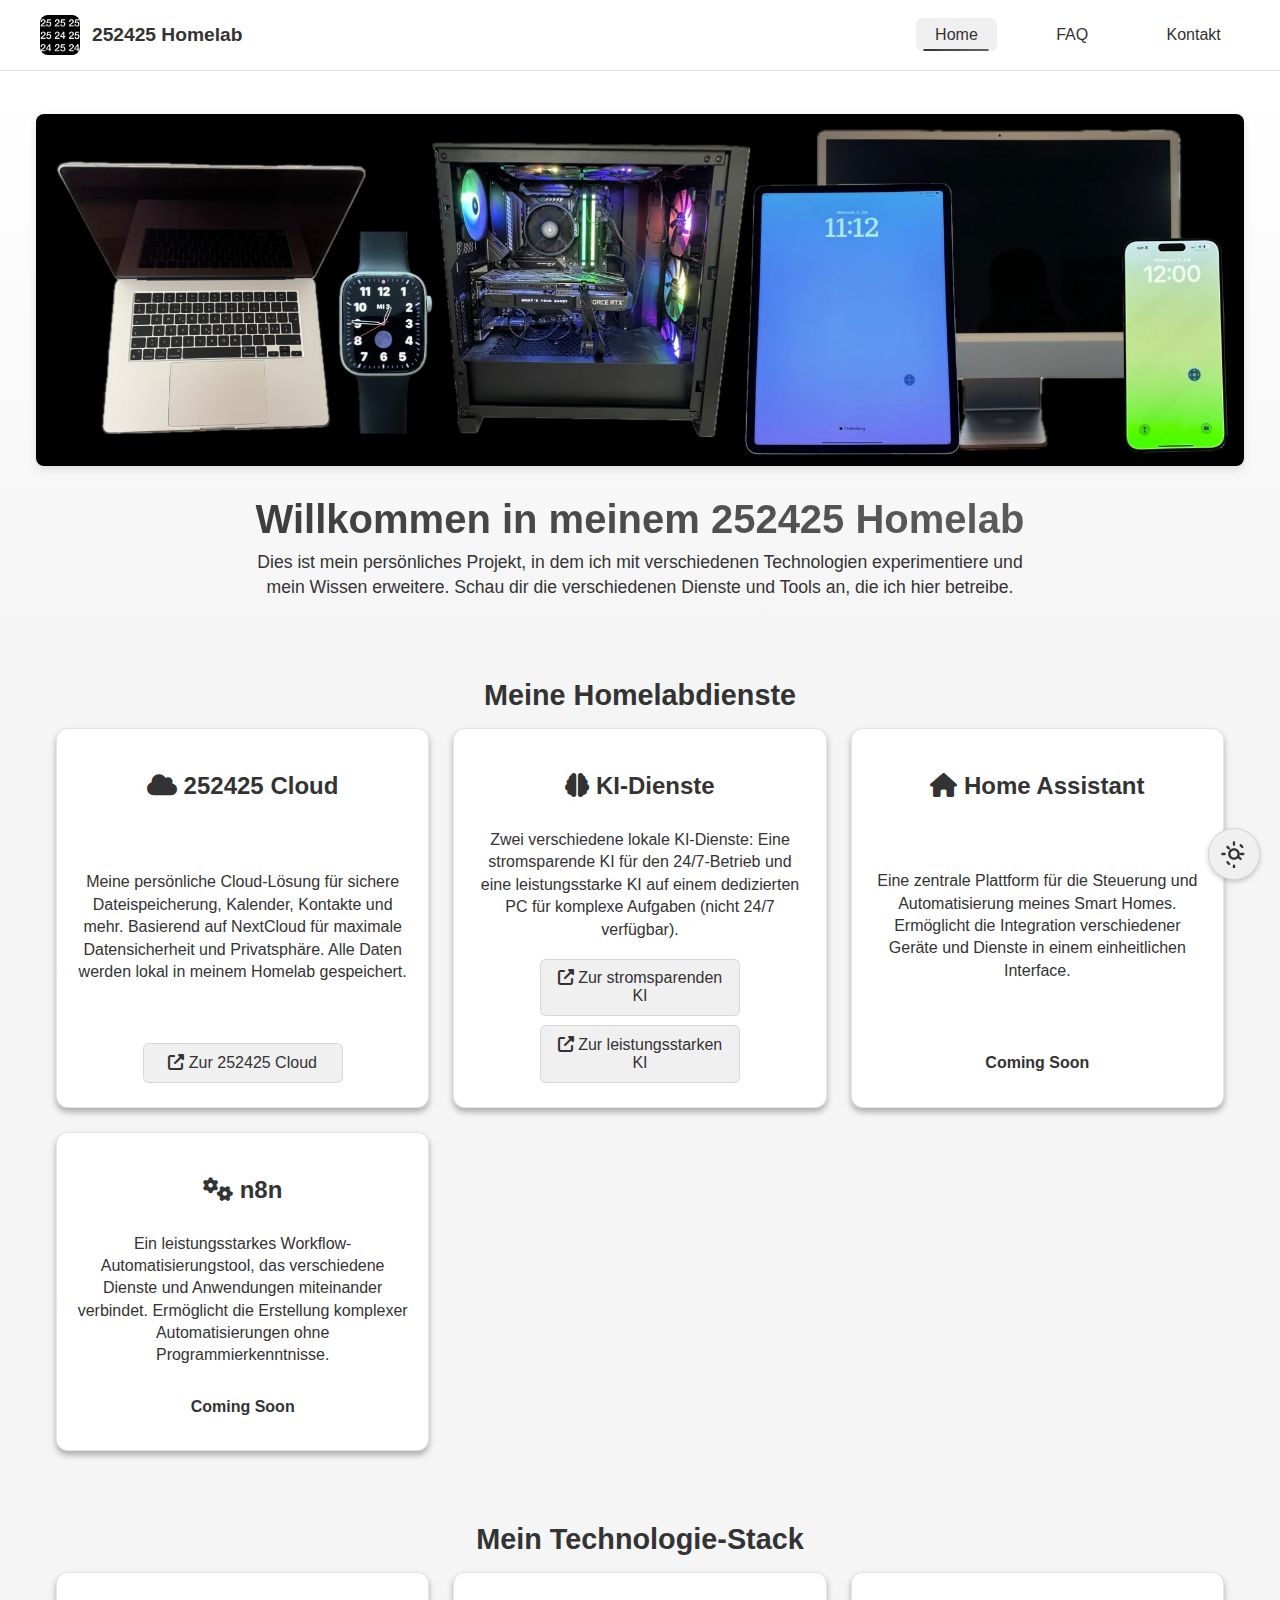
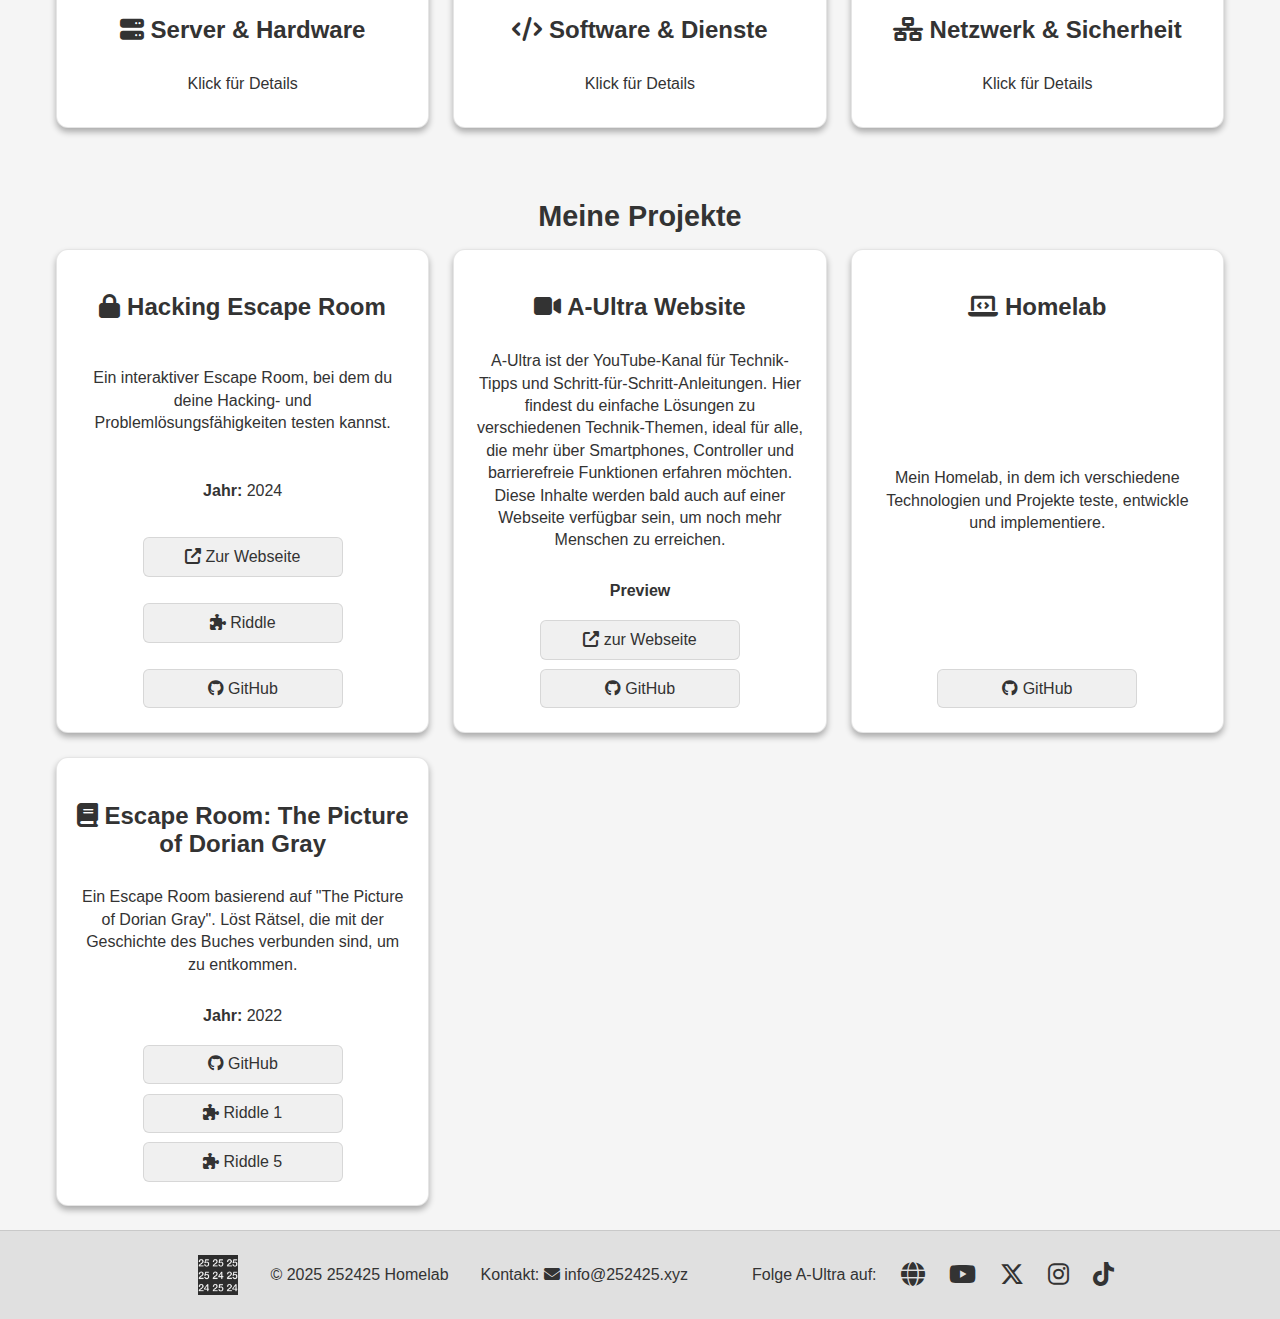
<file: index.html>
<!DOCTYPE html>
<html lang="de">
<head>
    <meta charset="UTF-8">
    <meta name="viewport" content="width=device-width, initial-scale=1.0">
    <meta name="format-detection" content="telephone=no">
    
    <!-- Open Graph / Facebook -->
    <meta property="og:type" content="website">
    <meta property="og:url" content="https://252425.xyz/">
    <meta property="og:title" content="252425 Homelab">
    <meta property="og:description" content="Mein persönliches Homelab-Projekt mit verschiedenen Diensten und Tools. Entdecke meine Cloud-Lösung, KI-Dienste und mehr.">
    <meta property="og:image" content="https://252425.xyz/banner.jpeg">

    <!-- Twitter -->
    <meta property="twitter:card" content="summary_large_image">
    <meta property="twitter:url" content="https://252425.xyz/">
    <meta property="twitter:title" content="252425 Homelab">
    <meta property="twitter:description" content="Mein persönliches Homelab-Projekt mit verschiedenen Diensten und Tools. Entdecke meine Cloud-Lösung, KI-Dienste und mehr.">
    <meta property="twitter:image" content="https://252425.xyz/banner.jpeg">

    <title>252425 Homelab</title>
    <!-- Font Awesome -->
    <link rel="stylesheet" href="https://cdnjs.cloudflare.com/ajax/libs/font-awesome/6.5.1/css/all.min.css">
    <!-- Standard-Favicon -->
    <link rel="icon" href="favicon.ico" type="image/x-icon">
    <link rel="apple-touch-icon" sizes="180x180" href="apple-touch-icon.png">
    <link rel="icon" sizes="32x32" href="favicon-32x32.png" type="image/png">
    <link rel="icon" sizes="16x16" href="favicon-16x16.png" type="image/png">

    <!-- Footer CSS -->
    <link rel="stylesheet" href="footer.css">
    <!-- Navbar CSS -->
    <link rel="stylesheet" href="navbar.css">

    <style>
        :root {
            --bg-color: #121212;
            --header-bg: #1f1f1f;
            --card-bg: #1f1f1f;
            --text-color: #e0e0e0;
            --button-bg: #2a2a2a;
            --button-hover: #3a3a3a;
            --border-color: rgba(255, 255, 255, 0.1);
            --footer-bg: #1a1a1a;
            --title-gradient-start: #ffffff;
            --title-gradient-end: #a0a0a0;
        }

        [data-theme="light"] {
            --bg-color: #f5f5f5;
            --header-bg: #ffffff;
            --card-bg: #ffffff;
            --text-color: #333333;
            --button-bg: #f0f0f0;
            --button-hover: #e0e0e0;
            --border-color: rgba(0, 0, 0, 0.1);
            --footer-bg: #e0e0e0;
            --title-gradient-start: #333333;
            --title-gradient-end: #666666;
        }

        body {
            font-family: Arial, sans-serif;
            margin: 0;
            padding: 0;
            padding-top: 70px;
            background-color: var(--bg-color);
            color: var(--text-color);
            min-height: 100vh;
            display: flex;
            flex-direction: column;
            font-size: 16px;
            transition: background-color 0.3s ease, color 0.3s ease;
        }
        header {
            background: linear-gradient(to bottom, var(--header-bg), var(--bg-color));
            color: var(--text-color);
            text-align: center;
            padding: 1.5rem 1rem;
            margin-top: 0;
        }
        header h1 {
            font-size: clamp(1.5rem, 5vw, 2.5rem);
            margin-bottom: 0.5rem;
            background: linear-gradient(45deg, var(--title-gradient-start), var(--title-gradient-end));
            -webkit-background-clip: text;
            -webkit-text-fill-color: transparent;
        }
        header p {
            font-size: clamp(0.9rem, 3vw, 1.1rem);
            margin: 0.5rem auto;
            max-width: 800px;
            padding: 0 1rem;
            line-height: 1.4;
        }
        section {
            padding: 1.5rem 1rem;
            max-width: 1200px;
            margin: 0 auto;
            width: 100%;
            box-sizing: border-box;
        }
        section h2 {
            font-size: clamp(1.3rem, 4vw, 1.8rem);
            margin-bottom: 1rem;
            text-align: center;
            color: var(--text-color);
            font-weight: 600;
        }
        .cards-container {
            display: grid;
            grid-template-columns: 1fr;
            gap: 1rem;
            width: 100%;
            max-width: 1200px;
            margin: 0 auto;
            padding: 0 1rem;
            box-sizing: border-box;
        }
        @media (min-width: 600px) {
            .cards-container {
                grid-template-columns: repeat(2, 1fr);
                gap: 1.5rem;
                padding: 0;
            }
        }
        @media (min-width: 900px) {
            .cards-container {
                grid-template-columns: repeat(3, 1fr);
            }
        }
        .card {
            background: var(--card-bg);
            border-radius: 12px;
            box-shadow: 0 4px 6px rgba(0, 0, 0, 0.3);
            padding: 1.2rem;
            text-align: center;
            display: flex;
            flex-direction: column;
            justify-content: space-between;
            height: 100%;
            transition: all 0.3s ease;
            border: 1px solid var(--border-color);
            width: 100%;
            box-sizing: border-box;
        }
        .card:hover {
            transform: translateY(-5px);
            box-shadow: 0 8px 16px rgba(0, 0, 0, 0.4);
            border-color: rgba(255, 255, 255, 0.2);
        }
        .card h3 {
            font-size: clamp(1.1rem, 3vw, 1.5rem);
            margin-bottom: 0.8rem;
            color: var(--text-color);
            font-weight: 600;
        }
        .card p {
            font-size: clamp(0.85rem, 2vw, 1rem);
            margin-bottom: 0.8rem;
            line-height: 1.4;
        }
        .card a {
            display: block;
            margin: 0.3rem auto;
            padding: 0.6rem 1rem;
            background-color: var(--button-bg);
            color: var(--text-color);
            text-decoration: none;
            border-radius: 6px;
            transition: all 0.3s ease;
            width: 100%;
            max-width: 200px;
            box-sizing: border-box;
            border: 1px solid var(--border-color);
            font-size: clamp(0.85rem, 2vw, 1rem);
        }
        .card a:hover {
            background-color: var(--button-hover);
            transform: scale(1.05);
            border-color: rgba(255, 255, 255, 0.2);
        }
        footer {
            text-align: center;
            padding: 1.5rem 1rem;
            background-color: var(--footer-bg);
            color: var(--text-color);
            margin-top: auto;
            border-top: 1px solid var(--border-color);
        }
        .footer-content {
            display: flex;
            flex-direction: column;
            gap: 0.8rem;
            align-items: center;
        }
        .footer-content p {
            font-size: clamp(0.85rem, 2vw, 1rem);
            margin: 0;
            color: var(--text-color);
        }
        .footer-email {
            color: var(--text-color);
            text-decoration: none;
            transition: all 0.3s ease;
        }
        .footer-email:hover {
            color: var(--button-hover);
        }
        .footer-logo {
            width: 40px;
            height: 40px;
            margin-bottom: 0.5rem;
            opacity: 0.8;
            transition: opacity 0.3s ease;
            user-select: none;
            -webkit-user-select: none;
            -moz-user-select: none;
            -ms-user-select: none;
            pointer-events: none;
            -webkit-user-drag: none;
            -khtml-user-drag: none;
            -moz-user-drag: none;
            -o-user-drag: none;
            margin-left: 1rem;
        }
        .footer-logo:hover {
            opacity: 1;
        }
        @media (min-width: 600px) {
            .footer-content {
                flex-direction: row;
                justify-content: center;
                gap: 2rem;
            }
            .footer-logo {
                margin-bottom: 0;
                margin-right: 0;
                margin-left: 2rem;
            }
        }
        .theme-switch {
            position: fixed;
            bottom: 20px;
            right: 20px;
            z-index: 100;
            background: var(--button-bg);
            border: 1px solid var(--border-color);
            border-radius: 50%;
            width: 50px;
            height: 50px;
            display: flex;
            align-items: center;
            justify-content: center;
            cursor: pointer;
            transition: all 0.3s ease;
            box-shadow: 0 2px 5px rgba(0, 0, 0, 0.2);
        }
        .theme-switch:hover {
            transform: scale(1.1);
            box-shadow: 0 4px 8px rgba(0, 0, 0, 0.3);
        }
        .theme-switch svg {
            width: 28px;
            height: 28px;
            fill: var(--text-color);
        }
        header img {
            max-width: 100%;
            height: auto;
            border-radius: 8px;
            box-shadow: 0 4px 8px rgba(0, 0, 0, 0.1);
            user-select: none;
            -webkit-user-select: none;
            -moz-user-select: none;
            -ms-user-select: none;
            pointer-events: none;
            -webkit-user-drag: none;
            -khtml-user-drag: none;
            -moz-user-drag: none;
            -o-user-drag: none;
        }
        /* Smooth Scrolling für die ganze Seite */
        html {
            scroll-behavior: smooth;
        }
        /* Neue Animationen für Modals */
        @keyframes modalFadeIn {
            from {
                opacity: 0;
                transform: scale(0.95);
            }
            to {
                opacity: 1;
                transform: scale(1);
            }
        }

        @keyframes modalFadeOut {
            from {
                opacity: 1;
                transform: scale(1);
            }
            to {
                opacity: 0;
                transform: scale(0.95);
            }
        }

        .modal.show .modal-content {
            animation: modalFadeIn 0.3s ease-out forwards;
        }

        .modal.closing .modal-content {
            animation: modalFadeOut 0.2s ease-in forwards;
        }

        /* Theme Toggle Animation */
        @keyframes themeIconRotate {
            from {
                transform: rotate(0deg);
            }
            to {
                transform: rotate(360deg);
            }
        }

        .theme-switch {
            transition: transform 0.3s ease, background-color 0.3s ease;
        }

        .theme-switch:hover {
            transform: scale(1.1) rotate(5deg);
        }

        .theme-switch:active {
            transform: scale(0.95);
        }

        .theme-switch.rotating svg {
            animation: themeIconRotate 0.5s ease-in-out;
        }

        /* Verbesserte Modal Styles */
        .modal {
            backdrop-filter: blur(5px);
            transition: backdrop-filter 0.3s ease;
        }

        .modal-content {
            transition: all 0.3s ease;
        }

        .modal.show {
            backdrop-filter: blur(5px);
        }

        .social-media {
            margin-top: 1rem;
            text-align: center;
        }

        .social-icons {
            display: flex;
            justify-content: center;
            align-items: center;
            gap: 1.5rem;
        }

        .social-icons p {
            margin: 0;
            font-size: 1rem;
        }

        .social-icons a {
            color: var(--text-color);
            font-size: 1.5rem;
            transition: all 0.3s ease;
        }

        .social-icons a:hover {
            transform: scale(1.2);
            color: var(--button-hover);
        }

        @media (min-width: 600px) {
            .footer-content {
                flex-direction: row;
                justify-content: center;
                gap: 2rem;
                flex-wrap: wrap;
                align-items: center;
            }
            
            .social-media {
                margin-top: 0;
                margin-left: 2rem;
            }
        }

        @media (max-width: 600px) {
            .theme-switch {
                bottom: 80px;
            }
            
            .social-icons {
                padding-bottom: 20px;
            }
        }

        /* Modal Styles */
        .modal {
            display: none;
            position: fixed;
            z-index: 3000;
            left: 0;
            top: 0;
            width: 100vw;
            height: 100vh;
            background: rgba(0, 0, 0, 0.5);
            align-items: center;
            justify-content: center;
            transition: background 0.3s;
        }

        .modal.show {
            display: flex;
            animation: fadeIn 0.2s;
        }

        .modal-content {
            background: var(--card-bg);
            color: var(--text-color);
            border-radius: 12px;
            box-shadow: 0 8px 32px rgba(0, 0, 0, 0.5);
            padding: 32px 28px 24px 28px;
            max-width: 800px;
            width: 90vw;
            position: relative;
            transform: scale(0.9);
            opacity: 0;
            animation: zoomIn 0.3s forwards;
            text-align: left;
        }

        .modal-content h2 {
            margin-top: 0;
            margin-bottom: 0.8em;
            text-align: center;
        }

        .modal-content h3 {
            font-size: 1.15em;
            color: var(--text-color);
            font-weight: 600;
            text-align: left;
        }

        .close {
            position: absolute;
            top: 12px;
            right: 20px;
            font-size: 28px;
            cursor: pointer;
            color: var(--text-color);
        }

        .modal-list {
            list-style-type: disc;
            padding-left: 1.3em;
            margin: 0;
        }

        .modal-list li {
            margin-bottom: 0.5em;
            font-size: 1em;
            line-height: 1.5;
        }

        @keyframes fadeIn {
            from { background: rgba(0, 0, 0, 0); }
            to { background: rgba(0, 0, 0, 0.5); }
        }

        @keyframes zoomIn {
            from { transform: scale(0.7); opacity: 0; }
            to { transform: scale(1); opacity: 1; }
        }
    </style>
</head>
<body>
    <!-- Navbar -->
    <div id="navbar-placeholder"></div>
    
    <div class="theme-switch" id="themeSwitch" title="Theme wechseln">
        <svg id="themeIcon" viewBox="0 0 24 24">
            <path d="M12,3c-4.97,0-9,4.03-9,9s4.03,9,9,9s9-4.03,9-9c0-0.46-0.04-0.92-0.1-1.36c-0.98,1.37-2.58,2.26-4.4,2.26c-2.98,0-5.4-2.42-5.4-5.4c0-1.81,0.89-3.42,2.26-4.4C12.92,3.04,12.46,3,12,3L12,3z"/>
        </svg>
    </div>
    <header id="home">
        <div style="text-align: center; margin: 20px;">
            <img src="banner.jpeg" alt="Beschreibung des Bildes" style="max-width: 100%; height: auto; border-radius: 8px; box-shadow: 0 4px 8px rgba(0, 0, 0, 0.1);">
        </div>
        <h1>Willkommen in meinem 252425 Homelab</h1>
        <p>Dies ist mein persönliches Projekt, in dem ich mit verschiedenen Technologien experimentiere und mein Wissen erweitere. Schau dir die verschiedenen Dienste und Tools an, die ich hier betreibe.</p>
    </header>

    <section>
        <h2>Meine Homelabdienste</h2>
        <div class="cards-container">
            <div class="card">
                <h3><i class="fas fa-cloud"></i> 252425 Cloud</h3>
                <p>Meine persönliche Cloud-Lösung für sichere Dateispeicherung, Kalender, Kontakte und mehr. Basierend auf NextCloud für maximale Datensicherheit und Privatsphäre. Alle Daten werden lokal in meinem Homelab gespeichert.</p>
                <a href="https://mynextcloud.252425.xyz" target="_blank"><i class="fas fa-external-link-alt"></i> Zur 252425 Cloud</a>
            </div>
            <div class="card">
                <h3><i class="fas fa-brain"></i> KI-Dienste</h3>
                <p>Zwei verschiedene lokale KI-Dienste: Eine stromsparende KI für den 24/7-Betrieb und eine leistungsstarke KI auf einem dedizierten PC für komplexe Aufgaben (nicht 24/7 verfügbar).</p>
                <a href="https://ai.252425.xyz" target="_blank"><i class="fas fa-external-link-alt"></i> Zur stromsparenden KI</a>
                <a href="https://superai.252425.xyz" target="_blank"><i class="fas fa-external-link-alt"></i> Zur leistungsstarken KI</a>
            </div>
            <div class="card">
                <h3><i class="fas fa-home"></i> Home Assistant</h3>
                <p>Eine zentrale Plattform für die Steuerung und Automatisierung meines Smart Homes. Ermöglicht die Integration verschiedener Geräte und Dienste in einem einheitlichen Interface.</p>
                <p><strong>Coming Soon</strong></p>
            </div>
            <div class="card">
                <h3><i class="fas fa-cogs"></i> n8n</h3>
                <p>Ein leistungsstarkes Workflow-Automatisierungstool, das verschiedene Dienste und Anwendungen miteinander verbindet. Ermöglicht die Erstellung komplexer Automatisierungen ohne Programmierkenntnisse.</p>
                <p><strong>Coming Soon</strong></p>
            </div>
        </div>
    </section>

    <section>
        <h2>Mein Technologie-Stack</h2>
        <div class="cards-container">
            <div class="card" data-modal="hardwareModal">
                <h3><i class="fas fa-server"></i> Server & Hardware</h3>
                <p>Klick für Details</p>
            </div>
            <div class="card" data-modal="softwareModal">
                <h3><i class="fas fa-code"></i> Software & Dienste</h3>
                <p>Klick für Details</p>
            </div>
            <div class="card" data-modal="netzwerkModal">
                <h3><i class="fas fa-network-wired"></i> Netzwerk & Sicherheit</h3>
                <p>Klick für Details</p>
            </div>
        </div>
    </section>

    <section>
        <h2>Meine Projekte</h2>
        <div class="cards-container">
            <div class="card">
                <h3><i class="fas fa-lock"></i> Hacking Escape Room</h3>
                <p>Ein interaktiver Escape Room, bei dem du deine Hacking- und Problemlösungsfähigkeiten testen kannst.</p>
                <p><strong>Jahr:</strong> 2024</p>
                <a href="https://hackingescaperoom.tech" target="_blank"><i class="fas fa-external-link-alt"></i> Zur Webseite</a>
                <a href="https://riddle.hackingescaperoom.tech" target="_blank"><i class="fas fa-puzzle-piece"></i> Riddle</a>
                <a href="https://github.com/HackingEscapeRoom/Hacking-Escape-Room" target="_blank"><i class="fab fa-github"></i> GitHub</a>
            </div>

            <div class="card">
                <h3><i class="fas fa-video"></i> A-Ultra Website</h3>
                <p>A-Ultra ist der YouTube-Kanal für Technik-Tipps und Schritt-für-Schritt-Anleitungen. Hier findest du einfache Lösungen zu verschiedenen Technik-Themen, ideal für alle, die mehr über Smartphones, Controller und barrierefreie Funktionen erfahren möchten. Diese Inhalte werden bald auch auf einer Webseite verfügbar sein, um noch mehr Menschen zu erreichen.</p>
                <p><strong>Preview</strong></p>
                <a href="https://aultra.252425.xyz" target="_blank"><i class="fas fa-external-link-alt"></i> zur Webseite</a>
                <a href="https://github.com/A-Ultra/A-Ultra-Website" target="_blank"><i class="fab fa-github"></i> GitHub</a>
            </div>

            <div class="card">
                <h3><i class="fas fa-laptop-code"></i> Homelab</h3>
                <p>Mein Homelab, in dem ich verschiedene Technologien und Projekte teste, entwickle und implementiere.</p>
                <a href="https://github.com/Anes-03/Homelab" target="_blank"><i class="fab fa-github"></i> GitHub</a>
            </div>

            <div class="card">
                <h3><i class="fas fa-book"></i> Escape Room: The Picture of Dorian Gray</h3>
                <p>Ein Escape Room basierend auf "The Picture of Dorian Gray". Löst Rätsel, die mit der Geschichte des Buches verbunden sind, um zu entkommen.</p>
                <p><strong>Jahr:</strong> 2022</p>
                <a href="https://github.com/Anes-03/Escape-Room-The-Picture-of-Dorian-Gray" target="_blank"><i class="fab fa-github"></i> GitHub</a>
                <a href="https://anes-03.github.io/Escape-Room-The-Picture-of-Dorian-Gray/" target="_blank"><i class="fas fa-puzzle-piece"></i> Riddle 1</a>
                <a href="https://anes-03.github.io/Escape-Room-The-Picture-of-Dorian-Gray/2r2hinweis" target="_blank"><i class="fas fa-puzzle-piece"></i> Riddle 5</a>
            </div>
        </div>
    </section>
    
    <!-- Modals -->
    <div id="hardwareModal" class="modal">
      <div class="modal-content">
        <span class="close">&times;</span>
        <h2><i class="fas fa-server"></i> Server & Hardware</h2>
        <ul class="modal-list">
          <li><i class="fas fa-desktop"></i> <strong>PC (Super AI):</strong> RTX 4060 Ti, AMD Ryzen 5 5600, 32 GB RAM, 1 TB Speicher</li>
          <li><i class="fab fa-apple"></i> <strong>iMac (KI):</strong> Apple M1, 16 GB RAM, 1 TB Speicher</li>
          <li><i class="fas fa-microchip"></i> <strong>Raspberry Pi 5 (252425 Cloud):</strong> 4 GB RAM, 2 TB Speicher</li>
        </ul>
        <h3 style="margin-top:1.2em;margin-bottom:0.5em;"><i class="fas fa-clock"></i> Geplante Erweiterungen</h3>
        <ul class="modal-list">
          <li><i class="fab fa-apple"></i> <strong>Mac mini:</strong> Apple M4, 16 GB RAM, 256 GB Speicher</li>
          <li><i class="fas fa-tv"></i> <strong>Apple TV 4K (2017):</strong> A10X Fusion, 64 GB Speicher</li>
          <li><i class="fas fa-microchip"></i> <strong>Raspberry Pi 4:</strong> 4 GB RAM</li>
        </ul>
      </div>
    </div>
    
    <div id="softwareModal" class="modal">
      <div class="modal-content">
        <span class="close">&times;</span>
        <h2><i class="fas fa-code"></i> Software & Dienste</h2>
        <ul class="modal-list">
          <li><i class="fab fa-docker"></i> Docker (Container Management)</li>
          <li><i class="fas fa-cloud"></i> Nextcloud (Cloud-Speicher)</li>
          <li><i class="fas fa-brain"></i> Lokale KI-Modelle</li>
          <li><i class="fab fa-github"></i> GitHub Pages (Projekthosting)</li>
          <li><i class="fas fa-shield-alt"></i> Cloudflare Tunnel (Remote-Zugang)</li>
          <li><i class="fas fa-network-wired"></i> Tailscale (VPN)</li>
          <li><i class="fas fa-gamepad"></i> Moonlight mit Sunshine (PC-Game-Streaming vom Homelab aus)</li>
        </ul>
        <h3 style="margin-top:1.2em;margin-bottom:0.5em;"><i class="fas fa-clock"></i> Geplante Erweiterung</h3>
        <ul class="modal-list">
          <li><i class="fas fa-home"></i> Home Assistant (Home Automation)</li>
          <li><i class="fas fa-cogs"></i> n8n (Workflow-Automatisierung)</li>
        </ul>
      </div>
    </div>
    
    <div id="netzwerkModal" class="modal">
      <div class="modal-content">
        <span class="close">&times;</span>
        <h2><i class="fas fa-network-wired"></i> Netzwerk & Sicherheit</h2>
        <ul class="modal-list">
          <li><i class="fas fa-shield-alt"></i> Cloudflare Zero Trust</li>
          <li><i class="fas fa-lock"></i> Tailscale VPN</li>
        </ul>
      </div>
    </div>
    
    <div id="footer-container"></div>

    <!-- Load Navbar JavaScript -->
    <script src="load-navbar.js"></script>
    
    <!-- Footer JavaScript -->
    <script src="footer.js"></script>

    <script src="theme.js"></script>
    <script src="modal.js"></script>
</body>
</html>
</file>
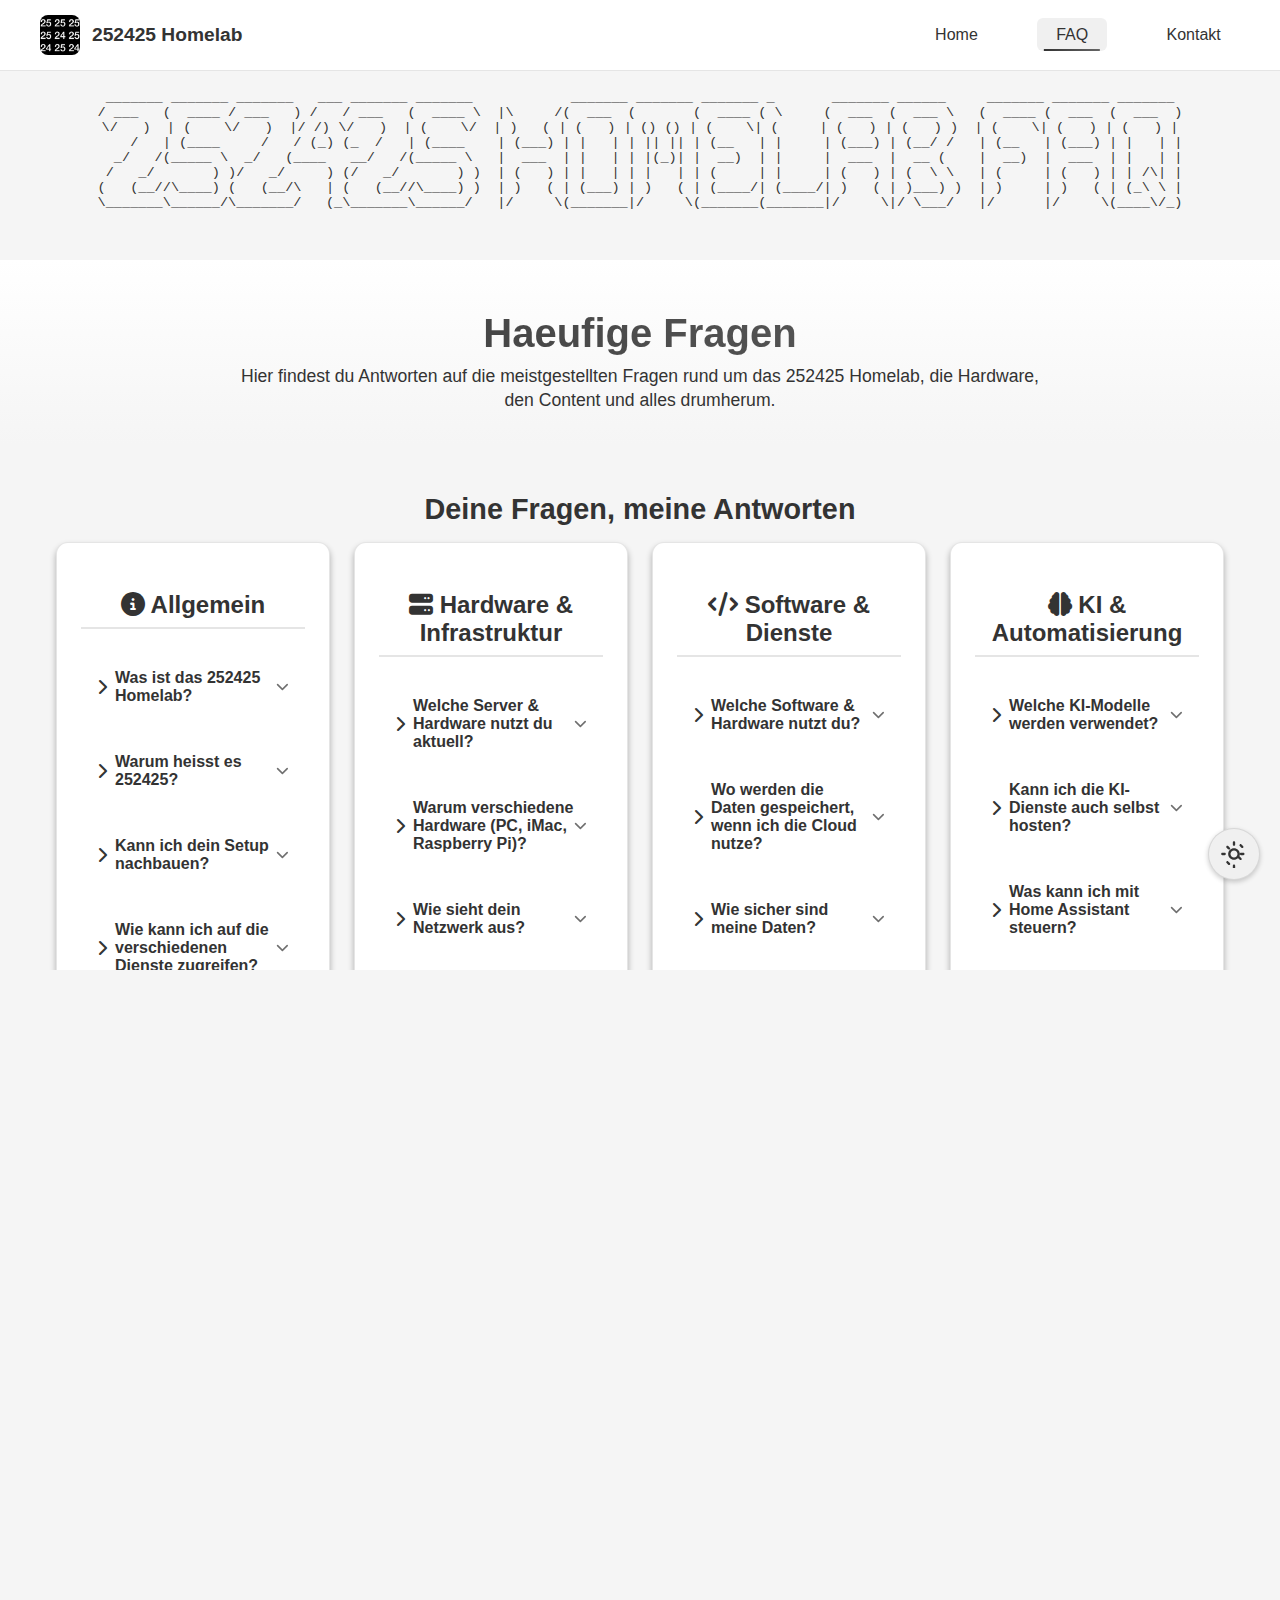
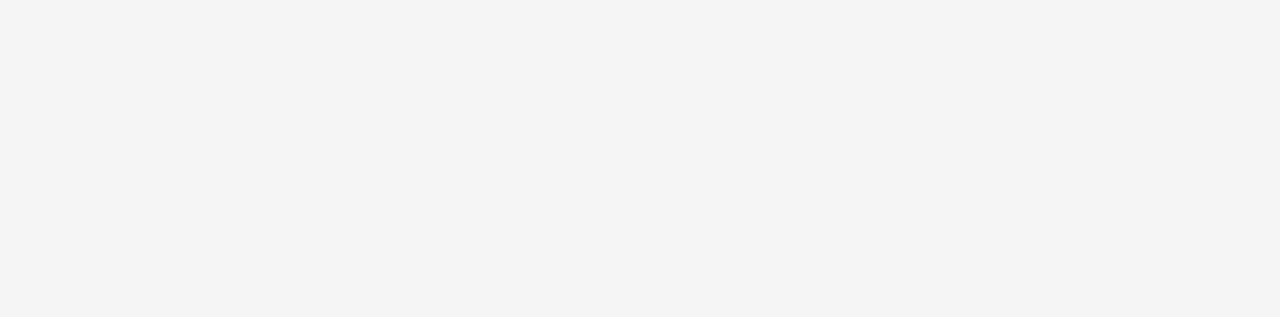
<file: faq.html>
<!DOCTYPE html>
<html lang="de">
<head>
    <meta charset="UTF-8">
    <meta name="viewport" content="width=device-width, initial-scale=1.0">
    <meta name="format-detection" content="telephone=no">
    <meta property="og:type"        content="website">
    <meta property="og:url"         content="https://252425.xyz/faq.html">
    <meta property="og:title"       content="FAQ – 252425 Homelab">
    <meta property="og:description" content="Antworten auf die haeufigsten Fragen zum 252425 Homelab.">
    <meta property="og:image"       content="https://252425.xyz/banner.jpeg">
    <meta property="twitter:card"        content="summary_large_image">
    <meta property="twitter:url"         content="https://252425.xyz/faq.html">
    <meta property="twitter:title"       content="FAQ – 252425 Homelab">
    <meta property="twitter:description" content="Antworten auf die haeufigsten Fragen zum 252425 Homelab.">
    <meta property="twitter:image"       content="https://252425.xyz/banner.jpeg">
    <title>FAQ – 252425 Homelab</title>
    <link rel="stylesheet" href="https://cdnjs.cloudflare.com/ajax/libs/font-awesome/6.5.1/css/all.min.css">
    <link rel="icon" href="favicon.ico" type="image/x-icon">
    <link rel="apple-touch-icon" sizes="180x180" href="apple-touch-icon.png">
    <link rel="icon" sizes="32x32" href="favicon-32x32.png" type="image/png">
    <link rel="icon" sizes="16x16" href="favicon-16x16.png" type="image/png">
    <link rel="stylesheet" href="footer.css">
    <!-- Navbar CSS -->
    <link rel="stylesheet" href="navbar.css">
    <style>
        :root {
            --bg-color: #121212;
            --header-bg: #1f1f1f;
            --card-bg: #1f1f1f;
            --text-color: #e0e0e0;
            --button-bg: #2a2a2a;
            --button-hover: #3a3a3a;
            --border-color: rgba(255, 255, 255, 0.1);
            --footer-bg: #1a1a1a;
            --title-gradient-start: #ffffff;
            --title-gradient-end: #a0a0a0;
        }
        [data-theme="light"] {
            --bg-color: #f5f5f5;
            --header-bg: #ffffff;
            --card-bg: #ffffff;
            --text-color: #333333;
            --button-bg: #f0f0f0;
            --button-hover: #e0e0e0;
            --border-color: rgba(0, 0, 0, 0.1);
            --footer-bg: #e0e0e0;
            --title-gradient-start: #333333;
            --title-gradient-end: #666666;
        }
        html, body {
            height: 100%;
            margin: 0;
            padding: 0;
        }
        body {
            padding-top: 70px; /* Add padding to prevent content from being overlapped by the fixed navbar */
            min-height: 100vh;
            display: flex;
            flex-direction: column;
            font-family: Arial, sans-serif;
            background-color: var(--bg-color);
            color: var(--text-color);
            font-size: 16px;
            transition: background-color 0.3s ease, color 0.3s ease;
        }
        header {
            background: linear-gradient(to bottom, var(--header-bg), var(--bg-color));
            color: var(--text-color);
            text-align: center;
            padding: 1.5rem 1rem;
            margin-top: 0;
        }
        header h1 {
            font-size: clamp(1.5rem, 5vw, 2.5rem);
            margin-bottom: 0.5rem;
            background: linear-gradient(45deg, var(--title-gradient-start), var(--title-gradient-end));
            -webkit-background-clip: text;
            -webkit-text-fill-color: transparent;
        }
        header p {
            font-size: clamp(0.9rem, 3vw, 1.1rem);
            margin: 0.5rem auto;
            max-width: 800px;
            padding: 0 1rem;
            line-height: 1.4;
        }
        section {
            padding: 1.5rem 1rem;
            max-width: 1200px;
            margin: 0 auto;
            width: 100%;
            box-sizing: border-box;
        }
        section h2 {
            font-size: clamp(1.3rem, 4vw, 1.8rem);
            margin-bottom: 1rem;
            text-align: center;
            color: var(--text-color);
            font-weight: 600;
        }
        .cards-container {
            display: grid;
            grid-template-columns: repeat(auto-fit, minmax(270px, 1fr));
            gap: 1rem;
            width: 100%;
            max-width: 1200px;
            margin: 0 auto;
            padding: 0 1rem;
            box-sizing: border-box;
        }
        @media (min-width: 600px) {
            .cards-container {
                gap: 1.5rem;
                padding: 0;
            }
        }
        @media (max-width: 600px) {
            .card {
                min-height: 180px;
            }
        }
        @media (max-width: 400px) {
            .card {
                min-height: 120px;
            }
        }
        .card {
            background: var(--card-bg);
            border-radius: 12px;
            box-shadow: 0 4px 6px rgba(0, 0, 0, 0.3);
            padding: 1.2rem;
            text-align: center;
            display: flex;
            flex-direction: column;
            justify-content: space-between;
            height: 100%;
            transition: all 0.3s ease;
            border: 1px solid var(--border-color);
            width: 100%;
            box-sizing: border-box;
        }
        .card:hover {
            transform: translateY(-5px);
            box-shadow: 0 8px 16px rgba(0, 0, 0, 0.4);
            border-color: rgba(255, 255, 255, 0.2);
        }
        .card h3 {
            font-size: clamp(1.1rem, 3vw, 1.5rem);
            margin-bottom: 0.8rem;
            color: var(--text-color);
            font-weight: 600;
        }
        .card p {
            font-size: clamp(0.85rem, 2vw, 1rem);
            margin-bottom: 0.8rem;
            line-height: 1.4;
        }
        .card a {
            display: block;
            margin: 0.3rem auto;
            padding: 0.6rem 1rem;
            background-color: var(--button-bg);
            color: var(--text-color);
            text-decoration: none;
            border-radius: 6px;
            transition: all 0.3s ease;
            width: 100%;
            max-width: 200px;
            box-sizing: border-box;
            border: 1px solid var(--border-color);
            font-size: clamp(0.85rem, 2vw, 1rem);
        }
        .card a:hover {
            background-color: var(--button-hover);
            transform: scale(1.05);
            border-color: rgba(255, 255, 255, 0.2);
        }
        #footer-container {
            margin-top: auto;
        }
        .theme-switch {
            position: fixed;
            bottom: 20px;
            right: 20px;
            z-index: 100;
            background: var(--button-bg);
            border: 1px solid var(--border-color);
            border-radius: 50%;
            width: 50px;
            height: 50px;
            display: flex;
            align-items: center;
            justify-content: center;
            cursor: pointer;
            transition: all 0.3s ease;
            box-shadow: 0 2px 5px rgba(0, 0, 0, 0.2);
        }
        .theme-switch:hover {
            transform: scale(1.1);
            box-shadow: 0 4px 8px rgba(0, 0, 0, 0.3);
        }
        .theme-switch svg {
            width: 28px;
            height: 28px;
            fill: var(--text-color);
        }
        .theme-switch.rotating svg {
            animation: themeIconRotate 0.5s ease-in-out;
        }
        @keyframes themeIconRotate {
            from {
                transform: rotate(0deg);
            }
            to {
                transform: rotate(360deg);
            }
        }

        /* FAQ Verbesserungen */
        .card details {
            margin-bottom: 1rem;
            border-radius: 8px;
            overflow: hidden;
            transition: all 0.3s ease;
        }

        .card details:hover {
            background-color: var(--button-hover);
            transform: translateX(5px);
        }

        .card details[open] {
            background-color: var(--button-hover);
            border-left: 3px solid var(--text-color);
        }

        .card details summary {
            padding: 1rem;
            cursor: pointer;
            font-weight: 600;
            font-size: 1rem;
            color: var(--text-color);
            position: relative;
            transition: all 0.3s ease;
            display: flex;
            align-items: center;
            justify-content: space-between;
        }

        .card details summary:hover {
            background-color: var(--button-bg);
        }

        .card details summary::before {
            content: '\f054';
            font-family: 'Font Awesome 6 Free';
            font-weight: 900;
            margin-right: 0.5rem;
            transition: transform 0.3s ease;
            color: var(--text-color);
        }

        .card details[open] summary::before {
            transform: rotate(90deg);
        }

        .card details summary::after {
            content: '\f078';
            font-family: 'Font Awesome 6 Free';
            font-weight: 900;
            font-size: 0.8rem;
            opacity: 0.7;
            transition: all 0.3s ease;
        }

        .card details[open] summary::after {
            transform: rotate(180deg);
            opacity: 1;
        }

        .card details p {
            padding: 0 1rem 1rem 1rem;
            margin: 0;
            line-height: 1.6;
            color: var(--text-color);
            opacity: 0.9;
            animation: fadeIn 0.3s ease-in;
        }

        .card details a {
            color: var(--text-color);
            text-decoration: underline;
            transition: all 0.3s ease;
        }

        .card details a:hover {
            color: var(--button-hover);
            text-decoration: none;
        }

        @keyframes fadeIn {
            from {
                opacity: 0;
                transform: translateY(-10px);
            }
            to {
                opacity: 0.9;
                transform: translateY(0);
            }
        }

        /* Verbesserte Card-Styles */
        .card {
            background: var(--card-bg);
            border-radius: 12px;
            box-shadow: 0 4px 6px rgba(0, 0, 0, 0.3);
            padding: 1.5rem;
            text-align: left;
            display: flex;
            flex-direction: column;
            justify-content: flex-start;
            height: auto;
            min-height: 300px;
            transition: all 0.3s ease;
            border: 1px solid var(--border-color);
            width: 100%;
            box-sizing: border-box;
        }

        .card:hover {
            transform: translateY(-5px);
            box-shadow: 0 8px 16px rgba(0, 0, 0, 0.4);
            border-color: rgba(255, 255, 255, 0.2);
        }

        .card h3 {
            font-size: clamp(1.1rem, 3vw, 1.5rem);
            margin-bottom: 1.5rem;
            color: var(--text-color);
            font-weight: 600;
            text-align: center;
            padding-bottom: 0.5rem;
            border-bottom: 2px solid var(--border-color);
        }

        /* Responsive Anpassungen */
        @media (max-width: 600px) {
            .card details summary {
                font-size: 0.9rem;
                padding: 0.8rem;
            }
            
            .card details p {
                font-size: 0.85rem;
                padding: 0 0.8rem 0.8rem 0.8rem;
            }
            
            .card {
                padding: 1.2rem;
                min-height: 250px;
            }
            header {
                padding: 1rem 0.5rem;
            }
            section {
                padding: 1rem 0.5rem;
            }
            .cards-container {
                padding: 0;
                gap: 1rem;
            }
            .theme-switch {
                bottom: 80px;
            }
        }
        /* Zusätzliche Optimierung für sehr kleine Bildschirme */
        @media (max-width: 400px) {
            body, html {
                font-size: 14px;
            }
            header h1 {
                font-size: 1.1rem;
            }
            section h2 {
                font-size: 1rem;
            }
            .card {
                padding: 0.7rem;
                min-height: 180px;
            }
            .card h3 {
                font-size: 1rem;
                padding-bottom: 0.3rem;
            }
            .theme-switch {
                width: 38px;
                height: 38px;
            }
            .theme-switch svg {
                width: 20px;
                height: 20px;
            }
        }
        /* Verhindere horizontales Scrollen */
        html, body {
            max-width: 100vw;
            overflow-x: hidden;
        }
        /* ASCII-Art nur auf großen Bildschirmen anzeigen */
        .ascii-desktop {
            display: block;
            font-size: 0.85em;
        }
        @media (max-width: 1200px) {
            .ascii-desktop {
                font-size: 0.7em;
            }
        }
        @media (max-width: 900px) {
            .ascii-desktop {
                font-size: 0.55em;
            }
        }
        @media (max-width: 700px) {
            .ascii-desktop {
                display: none;
            }
            .ascii-mobile {
                display: block;
            }
        }
        @media (max-width: 600px) {
            .ascii-desktop {
                font-size: 0.32em;
            }
        }
        .ascii-mobile {
            display: none;
            text-align: center;
            font-size: 2em;
            font-weight: bold;
            margin: 20px 0;
            color: var(--text-color);
        }
        @media (max-width: 900px) {
            .ascii-desktop {
                display: none;
            }
            .ascii-mobile {
                display: block;
            }
        }
    </style>
</head>
<body>
    <div id="navbar-placeholder"></div>
    <pre class="ascii-desktop" style="font-family: monospace; font-size: 0.85em; text-align: center; color: var(--text-color); margin: 20px 0;">
 _______ _______ _______   ___ _______ _______            _______ _______ _______ _       _______ ______     _______ _______ _______ 
/ ___   (  ____ / ___   ) /   / ___   (  ____ \  |\     /(  ___  (       (  ____ ( \     (  ___  (  ___ \   (  ____ (  ___  (  ___  )
\/   )  | (    \/   )  |/ /) \/   )  | (    \/  | )   ( | (   ) | () () | (    \| (     | (   ) | (   ) )  | (    \| (   ) | (   ) |
    /   | (____     /   / (_) (_  /   | (____    | (___) | |   | | || || | (__   | |     | (___) | (__/ /   | (__   | (___) | |   | |
  _/   /(_____ \  _/   (____   __/   /(_____ \   |  ___  | |   | | |(_)| |  __)  | |     |  ___  |  __ (    |  __)  |  ___  | |   | |
 /   _/       ) )/   _/     ) (/   _/       ) )  | (   ) | |   | | |   | | (     | |     | (   ) | (  \ \   | (     | (   ) | | /\| |
(   (__//\____) (   (__/\   | (   (__//\____) )  | )   ( | (___) | )   ( | (____/| (____/| )   ( | )___) )  | )     | )   ( | (_\ \ |
\_______\______/\_______/   (_\_______\______/   |/     \(_______|/     \(_______(_______|/     \|/ \___/   |/      |/     \(____\/_)
                                                                                                                                    
    </pre>
    <div class="ascii-mobile">252425 Homelab – FAQ</div>
    <!-- Theme-Switch -->
    <div class="theme-switch" id="themeSwitch" title="Theme wechseln">
        <svg id="themeIcon" viewBox="0 0 24 24">
            <path d="M12,3c-4.97,0-9,4.03-9,9s4.03,9,9,9s9-4.03,9-9c0-0.46-0.04-0.92-0.1-1.36
                     c-0.98,1.37-2.58,2.26-4.4,2.26c-2.98,0-5.4-2.42-5.4-5.4c0-1.81,0.89-3.42,2.26-4.4C12.92,3.04,12.46,3,12,3L12,3z"/>
        </svg>
    </div>
    <!-- Header -->
    <header>
        <h1>Haeufige Fragen</h1>
        <p>Hier findest du Antworten auf die meistgestellten Fragen rund um das 252425 Homelab, die Hardware, den
           Content und alles drumherum.</p>
    </header>
    <!-- FAQ Sektion -->
    <section>
        <h2>Deine Fragen, meine Antworten</h2>
        <div class="cards-container">
            <!-- Allgemein -->
            <div class="card">
                <h3><i class="fas fa-circle-info"></i> Allgemein</h3>
                <details>
                    <summary>Was ist das 252425 Homelab?</summary>
                    <p>Ein privates Lab-Netzwerk, in dem ich Hardware teste und Services betreibe. Es dient als Spielwiese für neue Technologien.</p>
                </details>
                <details>
                    <summary>Warum heisst es 252425?</summary>
                    <p>Die Zahl ist eine Kombination aus den Jahreszahlen 2024 und 2025 und dient als wiedererkennbares
                       Branding.</p>
                </details>
                <details>
                    <summary>Kann ich dein Setup nachbauen?</summary>
                    <p>Klar! Ich teile Hardware-Listen und Tutorials. Bedenke aber, dass sich Strom-,
                       Geraeusch- und Platzbedarf bei jedem unterscheiden.</p>
                </details>
                <details>
                    <summary>Wie kann ich auf die verschiedenen Dienste zugreifen?</summary>
                    <p>Die Links zu allen Diensten findest du auf der Startseite. Einige Dienste sind oeffentlich, 
                       andere erfordern einen Zugang. Die 252425 Cloud und KI-Dienste sind ueber die entsprechenden 
                       Links erreichbar.</p>
                </details>
                <details>
                    <summary>Was ist das Ziel deines Homelabs?</summary>
                    <p>Hauptsaechlich das Experimentieren mit neuen Technologien, das Erweitern meines Wissens 
                       und das Teilen von Erfahrungen mit der Community. Es dient als Lernumgebung und 
                       Testumgebung fuer verschiedene Projekte.</p>
                </details>
            </div>
            <!-- Hardware -->
            <div class="card">
                <h3><i class="fas fa-server"></i> Hardware &amp; Infrastruktur</h3>
                <details>
                    <summary>Welche Server & Hardware nutzt du aktuell?</summary>
                    <ul>
                      <li><strong>PC (Super AI):</strong> RTX 4060 Ti, AMD Ryzen 5 5600, 32 GB RAM, 1 TB Speicher</li>
                      <li><strong>iMac (KI):</strong> Apple M1, 16 GB RAM, 1 TB Speicher</li>
                      <li><strong>Raspberry Pi 5 (252425 Cloud):</strong> 4 GB RAM, 2 TB Speicher</li>
                    </ul>
                    <p><strong>Geplante Erweiterungen:</strong></p>
                    <ul>
                      <li><strong>Mac mini:</strong> Apple M4, 16 GB RAM, 256 GB Speicher</li>
                      <li><strong>Apple TV 4K (2017):</strong> A10X Fusion, 64 GB Speicher</li>
                      <li><strong>Raspberry Pi 4:</strong> 4 GB RAM</li>
                    </ul>
                </details>
                <details>
                    <summary>Warum verschiedene Hardware (PC, iMac, Raspberry Pi)?</summary>
                    <p>Unterschiedliche Aufgaben erfordern unterschiedliche Hardware von stromsparend bis leistungsstark. 
                       Der Raspberry Pi 5 betreibt die 252425 Cloud, der iMac die stromsparende KI und der PC die 
                       leistungsstarke KI fuer komplexe Aufgaben. Die verschiedenen Hardware bringt mehr Diversität in meinem Setup.</p>
                </details>
                <details>
                    <summary>Wie sieht dein Netzwerk aus?</summary>
                    <p>Das Netzwerk basiert auf Glasfaser-Backbone und wird durch VPN und 
                       Zero Trust abgesichert. Cloudflare Tunnel ermoeglicht sicheren Remote-Zugang, 
                       Tailscale sorgt für VPN-Verbindungen.</p>
                </details>
                <details>
                    <summary>Warum verschiedene Hardware (PC, iMac, Raspberry Pi)?</summary>
                    <p>Unterschiedliche Aufgaben erfordern unterschiedliche Hardware – von stromsparend bis leistungsstark. 
                       Der Raspberry Pi 5 betreibt die 252425 Cloud, der iMac die stromsparende KI und der PC die 
                       leistungsstarke KI fuer komplexe Aufgaben.</p>
                </details>
                <details>
                    <summary>Wie sieht dein Netzwerk aus?</summary>
                    <p>Das Netzwerk basiert auf Glasfaser-Backbone, 10GbE-Switches und ist durch VPN und 
                       Zero Trust abgesichert. Cloudflare Tunnel ermoeglicht sicheren Remote-Zugang, 
                       Tailscale sorgt fuer VPN-Verbindungen.</p>
                </details>
            </div>
            <!-- Software -->
            <div class="card">
                <h3><i class="fas fa-code"></i> Software &amp; Dienste</h3>
                <details>
                    <summary>Welche Software & Hardware nutzt du?</summary>
                    <p><strong>Software & Dienste:</strong></p>
                    <ul>
                      <li><strong>Docker</strong> (Container Management)</li>
                      <li><strong>Nextcloud</strong> (Cloud-Speicher)</li>
                      <li><strong>Lokale KI-Modelle</strong></li>
                      <li><strong>GitHub Pages</strong> (Projekthosting)</li>
                      <li><strong>Cloudflare Tunnel</strong> (Remote-Zugang)</li>
                      <li><strong>Tailscale</strong> (VPN)</li>
                      <li><strong>Moonlight mit Sunshine</strong> (PC-Game-Streaming vom Homelab aus)</li>
                    </ul>
                    <p><strong>Geplante Software-Erweiterungen:</strong></p>
                    <ul>
                      <li><strong>Home Assistant</strong> (Home Automation)</li>
                      <li><strong>n8n</strong> (Workflow-Automatisierung)</li>
                    </ul>
                </details>
                
                
                <details>
                    <summary>Wo werden die Daten gespeichert, wenn ich die Cloud nutze?</summary>
                    <p>Alle Daten werden ausschliesslich lokal in meinem Homelab gespeichert, keine Cloud-Dienste 
                       von Drittanbietern. Die 252425 Cloud basiert auf NextCloud und bietet maximale 
                       Datensicherheit und Privatsphaere.</p>
                </details>
                <details>
                    <summary>Wie sicher sind meine Daten?</summary>
                    <p>Es werden moderne Verschluesselungstechniken eingesetzt, 
                       um maximale Sicherheit zu gewaehrleisten. Alle Dienste sind durch Cloudflare Zero Trust 
                       und Tailscale VPN abgesichert.</p>
                </details>
            </div>
            <!-- KI & Automatisierung -->
            <div class="card">
                <h3><i class="fas fa-brain"></i> KI &amp; Automatisierung</h3>
                <details>
                    <summary>Welche KI-Modelle werden verwendet?</summary>
                    <p>Es kommen verschiedene lokale KI-Modelle zum Einsatz, je nach Anwendungsfall 
                       (z. B. Text, Bild, Sprache). Die stromsparende KI laeuft 24/7, die leistungsstarke 
                       KI nur bei Bedarf.</p>
                </details>
                <details>
                    <summary>Kann ich die KI-Dienste auch selbst hosten?</summary>
                    <p>Ja, die meisten Tools sind Open Source.</p>
                </details>
                <details>
                    <summary>Was kann ich mit Home Assistant steuern?</summary>
                    <p>Licht, Heizung, Sicherheitssysteme und viele weitere Smart-Home-Geraete lassen sich 
                       zentral steuern und automatisieren. Home Assistant dient als zentrale Plattform 
                       fuer die Integration verschiedener Geraete und Dienste.</p>
                </details>
                <details>
                    <summary>Wie funktioniert die Automatisierung mit n8n?</summary>
                    <p>Mit n8n koennen Workflows zwischen verschiedenen Diensten ohne Programmierkenntnisse 
                       erstellt werden. Es verbindet verschiedene Anwendungen und ermoeglicht komplexe 
                       Automatisierungen.</p>
                </details>
                <details>
                    <summary>Wo werden meine Daten gespeichert, wenn ich die Cloud nutze?</summary>
                    <p>Alle Daten werden ausschliesslich lokal in meinem Homelab gespeichert – keine Cloud-Dienste 
                       von Drittanbietern. Die 252425 Cloud basiert auf NextCloud und bietet maximale 
                       Datensicherheit und Privatsphaere.</p>
                </details>
                <details>
                    <summary>Wie sicher sind meine Daten?</summary>
                    <p>Es werden regelmaessige Backups und moderne Verschluesselungstechniken eingesetzt, 
                       um maximale Sicherheit zu gewaehrleisten. Alle Dienste sind durch Cloudflare Zero Trust 
                       und Tailscale VPN abgesichert.</p>
                </details>
            </div>
            
            <!-- Content / Community -->
            <div class="card">
                <h3><i class="fas fa-people-group"></i> Content &amp; Community</h3>
                <details>
                    <summary>Wie kann ich dich am besten erreichen?</summary>
                    <p>Entweder via <a href="mailto:info@252425.xyz">E-Mail</a> oder ueber das
                       <a href="/kontakt.html">Kontaktformular</a>. Ich antworte meist innerhalb von 48 h.</p>
                </details>
                <details>
                    <summary>Wie kann ich bei Projekten mitmachen?</summary>
                    <p>Ueber GitHub kannst du dich an Open-Source-Projekten beteiligen oder Feedback geben. 
                       Alle Projekte sind oeffentlich und freuen sich ueber Beitraege und Verbesserungsvorschlaege.</p>
                </details>
                <details>
                    <summary>Gibt es eine Moeglichkeit, dich zu unterstuetzen?</summary>
                    <p>Ja, durch Teilen der Inhalte, Feedback oder Mitwirkung an Projekten. Auch das 
                       Weiterempfehlen der Dienste und Projekte hilft der Community.</p>
                </details>
            </div>
        </div>
    </section>
    <!-- Footer -->
    <div id="footer-container"></div>
    <script>
    document.addEventListener('DOMContentLoaded', function() {
      const themeSwitch = document.getElementById('themeSwitch');
      const themeIcon = document.getElementById('themeIcon');
      const prefersDarkScheme = window.matchMedia('(prefers-color-scheme: dark)');
      function setInitialTheme() {
        if (prefersDarkScheme.matches) {
          document.documentElement.setAttribute('data-theme', 'dark');
        } else {
          document.documentElement.setAttribute('data-theme', 'light');
        }
      }
      function toggleTheme() {
        const currentTheme = document.documentElement.getAttribute('data-theme');
        const newTheme = currentTheme === 'light' ? 'dark' : 'light';
        themeSwitch.classList.add('rotating');
        document.documentElement.setAttribute('data-theme', newTheme);
        localStorage.setItem('theme', newTheme);
        setTimeout(() => {
          themeSwitch.classList.remove('rotating');
        }, 500);
      }
      const savedTheme = localStorage.getItem('theme');
      if (savedTheme) {
        document.documentElement.setAttribute('data-theme', savedTheme);
      } else {
        setInitialTheme();
      }
      themeSwitch.addEventListener('click', toggleTheme);
      prefersDarkScheme.addListener(setInitialTheme);
    });
    </script>
    <!-- Load Navbar JavaScript -->
    <script src="load-navbar.js"></script>
    
    <script src="footer.js"></script>
    <script src="theme.js"></script>
    <script>
        document.querySelectorAll('.faq-question').forEach(item => {
            item.addEventListener('click', () => {
                const parent = item.parentElement;
                parent.classList.toggle('active');
                const icon = item.querySelector('.icon .fa-plus, .icon .fa-times');
                if (parent.classList.contains('active')) {
                    icon.classList.remove('fa-plus');
                    icon.classList.add('fa-times');
                } else {
                    icon.classList.remove('fa-times');
                    icon.classList.add('fa-plus');
                }
            });
        });
    </script>
</body>
</html>
</file>
<file: footer.css>
/* Footer Styles */
footer {
    text-align: center;
    padding: 1.5rem 1rem;
    background-color: var(--footer-bg);
    color: var(--text-color);
    margin-top: auto;
    border-top: 1px solid var(--border-color);
}

.footer-content {
    display: flex;
    flex-direction: column;
    gap: 0.8rem;
    align-items: center;
}

.footer-content p {
    font-size: clamp(0.85rem, 2vw, 1rem);
    margin: 0;
    color: var(--text-color);
}

.footer-email {
    color: var(--text-color);
    text-decoration: none;
    transition: all 0.3s ease;
}

.footer-email:hover {
    color: var(--button-hover);
}

.footer-logo {
    width: 40px;
    height: 40px;
    margin-bottom: 0.5rem;
    opacity: 0.8;
    transition: opacity 0.3s ease;
    user-select: none;
    -webkit-user-select: none;
    -moz-user-select: none;
    -ms-user-select: none;
    pointer-events: none;
    -webkit-user-drag: none;
    -khtml-user-drag: none;
    -moz-user-drag: none;
    -o-user-drag: none;
    margin-left: 1rem;
}

.footer-logo:hover {
    opacity: 1;
}

/* Social Media Styles */
.social-media {
    margin-top: 1rem;
    text-align: center;
}

.social-icons {
    display: flex;
    justify-content: center;
    align-items: center;
    gap: 1.5rem;
}

.social-icons p {
    margin: 0;
    font-size: 1rem;
}

.social-icons a {
    color: var(--text-color);
    font-size: 1.5rem;
    transition: all 0.3s ease;
}

.social-icons a:hover {
    transform: scale(1.2);
    color: var(--button-hover);
}

/* Responsive Styles */
@media (min-width: 600px) {
    .footer-content {
        flex-direction: row;
        justify-content: center;
        gap: 2rem;
        flex-wrap: wrap;
        align-items: center;
    }
    
    .social-media {
        margin-top: 0;
        margin-left: 2rem;
    }

    .footer-logo {
        margin-bottom: 0;
        margin-right: 0;
        margin-left: 2rem;
    }
}

@media (max-width: 600px) {
    .theme-switch {
        bottom: 80px;
    }
    
    .social-icons {
        padding-bottom: 20px;
    }
}
</file>
<file: navbar.css>
/* Navbar Styles */
.navbar {
    background: var(--header-bg);
    border-bottom: 1px solid var(--border-color);
    position: fixed;
    top: 0;
    left: 0;
    right: 0;
    z-index: 1000;
    transition: all 0.3s ease;
}

.navbar-container {
    max-width: 1200px;
    margin: 0 auto;
    padding: 0 1rem;
    display: flex;
    align-items: center;
    justify-content: space-between;
    height: 70px;
}

.navbar-brand {
    display: flex;
    align-items: center;
}

.navbar-logo {
    display: flex;
    align-items: center;
    text-decoration: none;
    color: var(--text-color);
    transition: all 0.3s ease;
}

.navbar-logo:hover {
    transform: scale(1.05);
}

.logo-img {
    width: 40px;
    height: 40px;
    border-radius: 8px;
    margin-right: 12px;
    object-fit: cover;
}

.logo-text {
    font-size: 1.2rem;
    font-weight: 600;
    color: var(--text-color);
}

.navbar-menu {
    display: flex;
    align-items: center;
}

.navbar-nav {
    display: flex;
    list-style: none;
    margin: 0;
    padding: 0;
    gap: 2rem;
}

.nav-item {
    margin: 0;
}

.nav-link {
    color: var(--text-color);
    text-decoration: none;
    font-weight: 500;
    padding: 0.5rem 1rem;
    border-radius: 6px;
    transition: all 0.3s ease;
    position: relative;
}

.nav-link:hover {
    background-color: var(--button-bg);
    color: var(--text-color);
}

.nav-link::after {
    content: '';
    position: absolute;
    bottom: 0;
    left: 50%;
    width: 0;
    height: 2px;
    background: linear-gradient(45deg, var(--title-gradient-start), var(--title-gradient-end));
    transition: all 0.3s ease;
    transform: translateX(-50%);
}

.nav-link:hover::after {
    width: 80%;
}

.nav-link.active {
    background-color: var(--button-bg);
    color: var(--text-color);
}

.nav-link.active::after {
    width: 80%;
}

.navbar-toggle {
    display: none;
    flex-direction: column;
    cursor: pointer;
    padding: 0.5rem;
    border-radius: 6px;
    transition: all 0.3s ease;
}

.navbar-toggle:hover {
    background-color: var(--button-bg);
}

.hamburger-line {
    width: 25px;
    height: 3px;
    background-color: var(--text-color);
    margin: 3px 0;
    transition: all 0.3s ease;
    border-radius: 2px;
}

/* Mobile Styles */
@media (max-width: 768px) {
    .navbar-container {
        height: 60px;
        padding: 0 1rem;
    }
    
    .logo-text {
        font-size: 1rem;
    }
    
    .logo-img {
        width: 35px;
        height: 35px;
        margin-right: 8px;
    }
    
    .navbar-menu {
        position: fixed;
        top: 60px;
        left: -100%;
        width: 100%;
        height: calc(100vh - 60px);
        background: var(--header-bg);
        transition: all 0.3s ease;
        border-top: 1px solid var(--border-color);
    }
    
    .navbar-menu.active {
        left: 0;
    }
    
    .navbar-nav {
        flex-direction: column;
        gap: 0;
        padding: 2rem 1rem;
        height: 100%;
    }
    
    .nav-item {
        width: 100%;
        margin: 0.5rem 0;
    }
    
    .nav-link {
        display: block;
        padding: 1rem;
        text-align: center;
        border-radius: 8px;
        font-size: 1.1rem;
    }
    
    .nav-link:hover {
        background-color: var(--button-bg);
        transform: translateX(5px);
    }
    
    .navbar-toggle {
        display: flex;
    }
    
    /* Hamburger Animation */
    .navbar-toggle.active .hamburger-line:nth-child(1) {
        transform: rotate(45deg) translate(5px, 5px);
    }
    
    .navbar-toggle.active .hamburger-line:nth-child(2) {
        opacity: 0;
    }
    
    .navbar-toggle.active .hamburger-line:nth-child(3) {
        transform: rotate(-45deg) translate(7px, -6px);
    }
}

/* Tablet Styles */
@media (min-width: 769px) and (max-width: 1024px) {
    .navbar-container {
        padding: 0 2rem;
    }
    
    .navbar-nav {
        gap: 1.5rem;
    }
    
    .nav-link {
        padding: 0.5rem 0.8rem;
    }
}

/* Large Screen Styles */
@media (min-width: 1025px) {
    .navbar-container {
        padding: 0 2rem;
    }
    
    .navbar-nav {
        gap: 2.5rem;
    }
    
    .nav-link {
        padding: 0.5rem 1.2rem;
    }
}

/* Dark/Light Theme Transitions */
.navbar {
    transition: background-color 0.3s ease, border-color 0.3s ease;
}

.nav-link {
    transition: color 0.3s ease, background-color 0.3s ease, transform 0.3s ease;
}

.logo-text {
    transition: color 0.3s ease;
}

.hamburger-line {
    transition: background-color 0.3s ease, transform 0.3s ease, opacity 0.3s ease;
}
</file>
